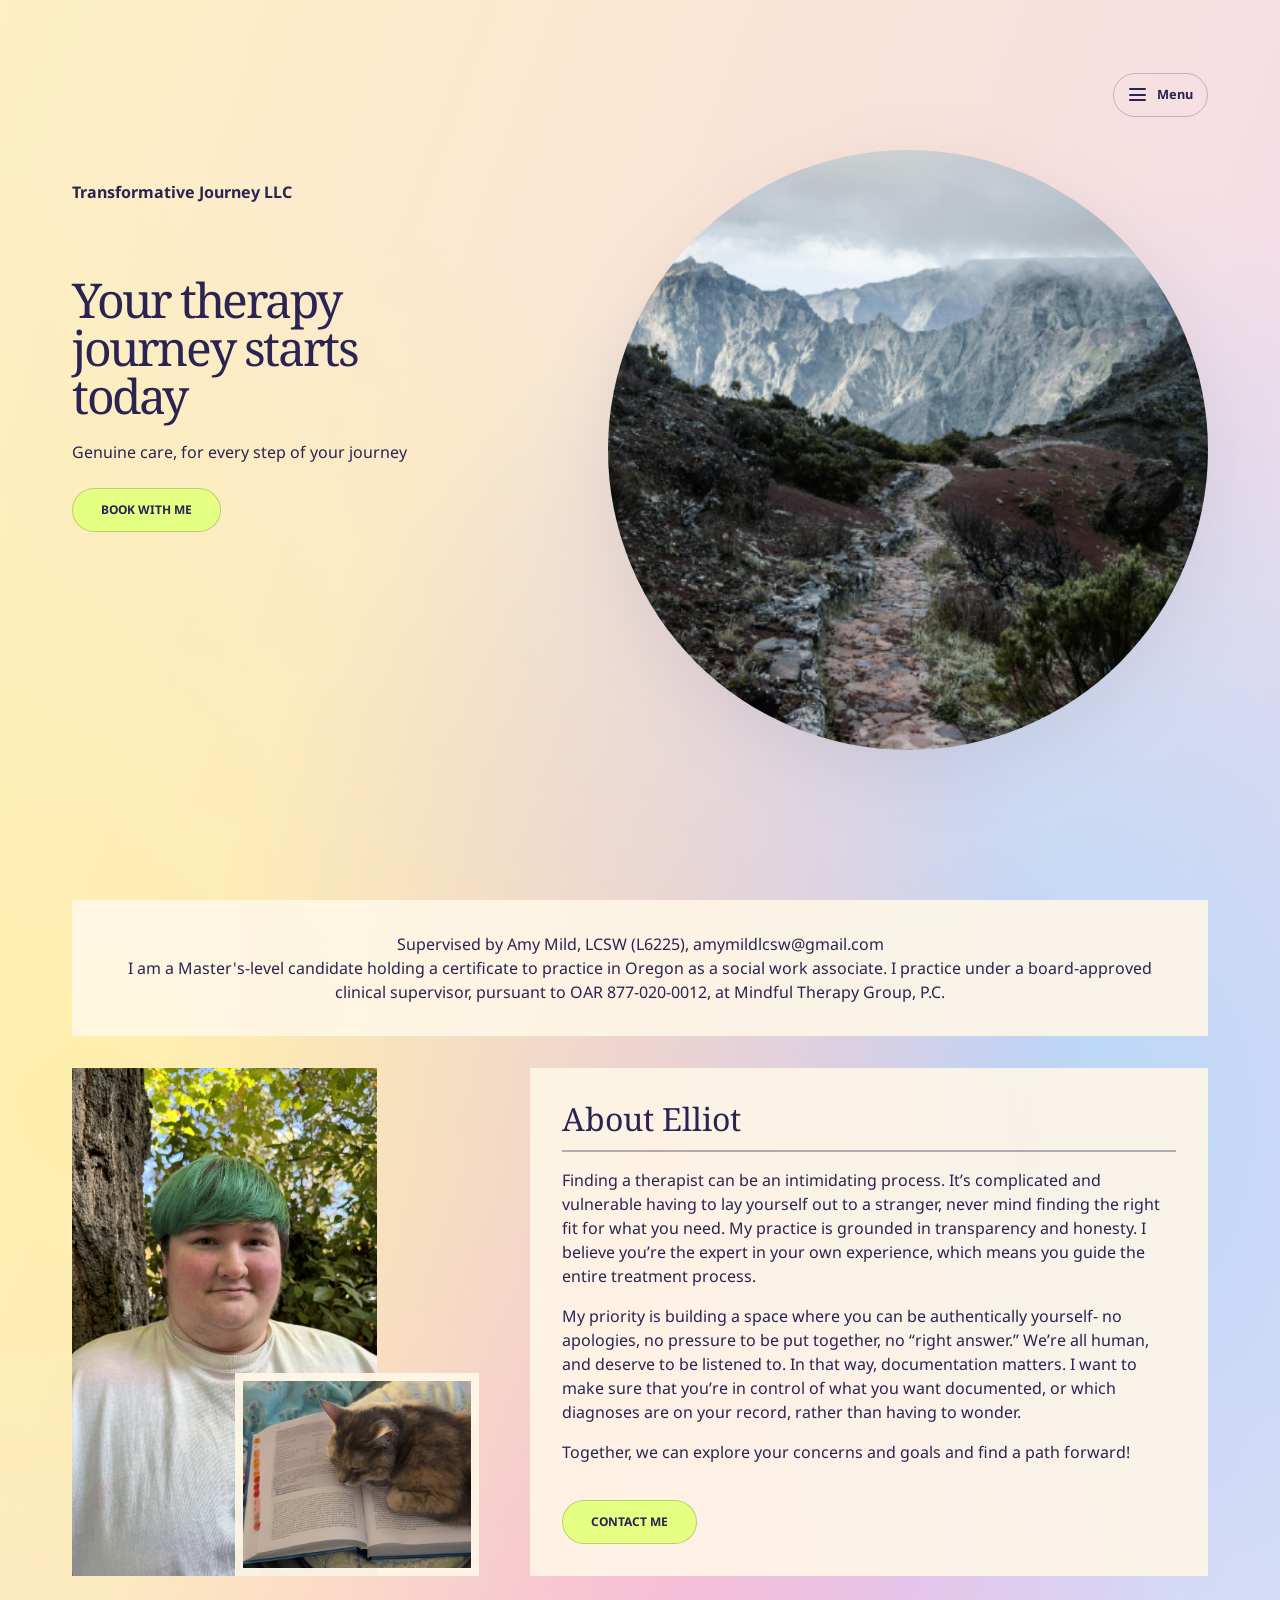
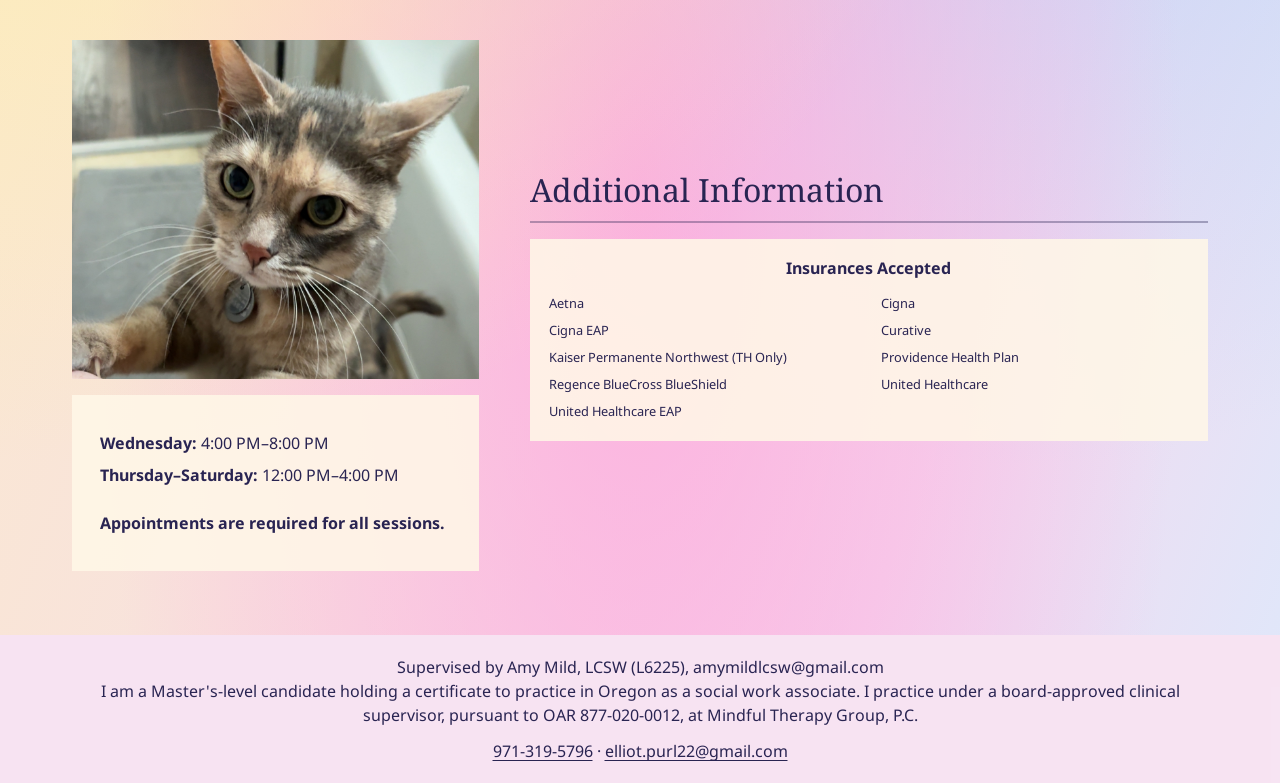
<file: index.html>
<!DOCTYPE html>
<html lang="en">
<head>
	<meta charset="UTF-8">
	<meta name="viewport" content="width=device-width, initial-scale=1.0">
	<title>Transformative Journey LLC</title>
	<link href="https://cdn.jsdelivr.net/npm/bootstrap@5.3.8/dist/css/bootstrap.min.css" rel="stylesheet" integrity="sha384-sRIl4kxILFvY47J16cr9ZwB07vP4J8+LH7qKQnuqkuIAvNWLzeN8tE5YBujZqJLB" crossorigin="anonymous">
	<link rel="stylesheet" href="styles.css">
	<link rel="preconnect" href="https://fonts.googleapis.com">
	<link rel="preconnect" href="https://fonts.gstatic.com" crossorigin>
	<link href="https://fonts.googleapis.com/css2?family=Droid+Sans:wght@400;700&family=Droid+Serif:wght@400;700&display=swap" rel="stylesheet">
</head>
<body>
	<main class="index">
		<header class="index-menu-header">
			<details class="contact-menu">
				<summary class="contact-menu-toggle">
					<span class="contact-menu-icon" aria-hidden="true"><span></span></span>
					<span>Menu</span>
				</summary>
				<nav class="contact-nav" aria-label="Main navigation">
					<a href="index.html" aria-current="page">Home</a>
					<a href="src/contactme.html">Contact</a>
					<a href="src/covidprecaution.html">COVID precautions</a>
				</nav>
			</details>
		</header>
		<div class="index-content">
			<section class="intro" aria-labelledby="index-title">
				<p class="brand">Transformative Journey LLC</p>
				<div class="photo-wrap" aria-label="A mountain trail facing a rocky landscape" role="img">
					<svg class="landscape" viewBox="0 0 500 500" aria-hidden="true">
						<defs>
							<clipPath id="landscape-shape">
								<path d="M 250,0 A 250,250 0 1,1 250,500 A 250,250 0 1,1 250,0 Z"/>
							</clipPath>
						</defs>
						<image href="images/outside.jpg" width="500" height="500" preserveAspectRatio="xMidYMid slice" clip-path="url(#landscape-shape)"/>
					</svg>
				</div>
				<h1 id="index-title">Your therapy<br class="desktop-break"> journey starts<br class="desktop-break"> today</h1>
				<p class="tagline">Genuine care, for every step of your journey</p>
				<a class="booking-link" href="https://mindfultherapygroup.com/get-started-2/?preferredProvider=Elliot%20Purl&preferredProviderCode=30640" target="blank" rel="noopener noreferrer">Book with me</a>
			</section>
		</div>
		<section class="supervision-section" aria-label="Supervision and practice information">
			<div class="supervision-card">
				<p class="footer-disclaimer">Supervised by Amy Mild, LCSW (L6225), amymildlcsw@gmail.com</p>
				<p class="footer-disclaimer">I am a Master's-level candidate holding a certificate to practice in Oregon as a social work associate. I practice under a board-approved clinical supervisor, pursuant to OAR 877-020-0012, at Mindful Therapy Group, P.C.</p>
			</div>
		</section>
		<section class="about-section" aria-labelledby="about-heading">
			<div class="about-content">
				<div class="about-gallery" aria-label="Portrait and cat photos">
					<img class="about-portrait" src="images/me.JPG" alt="Portrait of Elliot outdoors">
					<img class="about-cat" src="images/cat1.jpg" alt="Paprika the cat resting on an open book">
				</div>
				<div class="about-card">
					<h2 class="hours-heading" id="about-heading">About Elliot</h2>
					<p>Finding a therapist can be an intimidating process. It’s complicated and vulnerable having to lay yourself out to a stranger, never mind finding the right fit for what you need. My practice is grounded in transparency and honesty. I believe you’re the expert in your own experience, which means you guide the entire treatment process.</p>
					<p>My priority is building a space where you can be authentically yourself- no apologies, no pressure to be put together, no “right answer.” We’re all human, and deserve to be listened to. In that way, documentation matters. I want to make sure that you’re in control of what you want documented, or which diagnoses are on your record, rather than having to wonder.</p>
					<p>Together, we can explore your concerns and goals and find a path forward!</p>
					<a class="booking-link about-contact-link" href="src/contactme.html">Contact me</a>
				</div>
			</div>
		</section>
	<section class="practice-details" aria-label="Practice details">
		<div class="details-content">
			<div class="hours-column">
				<img class="practice-cat" src="images/cat3.JPG" alt="Paprika the cat reaching toward the camera">
				<div class="hours-card">
					<p><strong>Wednesday:</strong> 4:00 PM–8:00 PM</p>
					<p><strong>Thursday–Saturday:</strong> 12:00 PM–4:00 PM</p>
					<p class="appointment-note">Appointments are required for all sessions.</p>
				</div>
			</div>
			<div class="details-side">
				<h2 class="hours-heading">Additional Information</h2>
				<div class="insurance-card">
					<h3>Insurances Accepted</h3>
					<ul class="insurance-list">
						<li>Aetna</li>
						<li>Cigna</li>
						<li>Cigna EAP</li>
						<li>Curative</li>
						<li>Kaiser Permanente Northwest (TH Only)</li>
						<li>Providence Health Plan</li>
						<li>Regence BlueCross BlueShield</li>
						<li>United Healthcare</li>
						<li>United Healthcare EAP</li>
					</ul>
				</div>
			</div>
		</div>
	</section>
	</main>
	<footer class="site-footer">
		<p class="footer-disclaimer">Supervised by Amy Mild, LCSW (L6225), amymildlcsw@gmail.com</p>
		<p class="footer-disclaimer">I am a Master's-level candidate holding a certificate to practice in Oregon as a social work associate. I practice under a board-approved clinical supervisor, pursuant to OAR 877-020-0012, at Mindful Therapy Group, P.C.</p>
		<p class="footer-disclaimer contact-footer-details">
			<a href="tel:+19713195796">971-319-5796</a>
			<span aria-hidden="true"> · </span>
			<a href="mailto:elliot.purl22@gmail.com">elliot.purl22@gmail.com</a>
		</p>
	</footer>
	<script src="https://code.jquery.com/jquery-3.7.1.min.js" integrity="sha256-/JqT3SQfawRcv/BIHPThkBvs0OEvtFFmqPF/lYI/Cxo=" crossorigin="anonymous" defer></script>
</body>
</html>
</file>
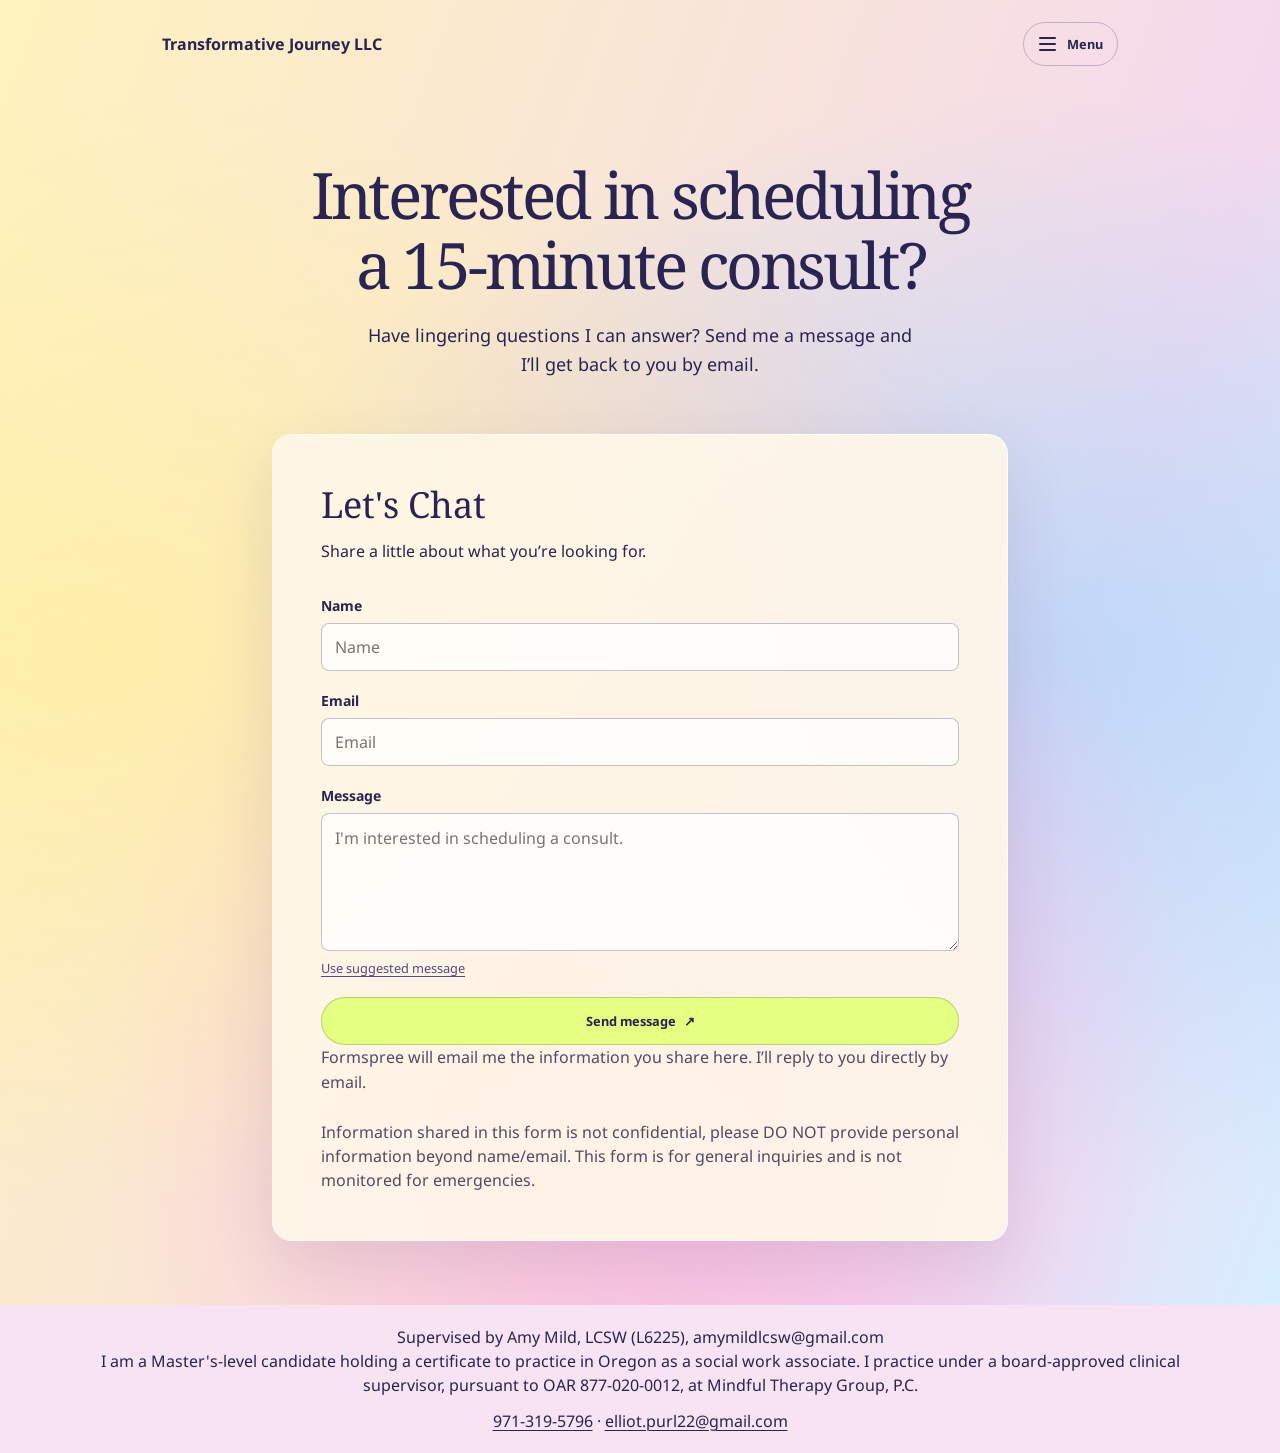
<file: src/contactme.html>
<!DOCTYPE html>
<html lang="en">
<head>
	<meta charset="UTF-8">
	<meta name="viewport" content="width=device-width, initial-scale=1.0">
	<meta name="theme-color" content="#fff3bd">
	<meta name="description" content="Get in touch with Elliot Purl about therapy services and general questions.">
	<title>Contact | Transformative Journey LLC</title>
	<link rel="preconnect" href="https://fonts.googleapis.com">
	<link rel="preconnect" href="https://fonts.gstatic.com" crossorigin>
	<link href="https://fonts.googleapis.com/css2?family=Droid+Sans:wght@400;700&family=Droid+Serif:wght@400;700&display=swap" rel="stylesheet">
	<link rel="stylesheet" href="../styles.css">
	<script src="https://code.jquery.com/jquery-3.7.1.min.js" integrity="sha256-/JqT3SQfawRcv/BIHPThkBvs0OEvtFFmqPF/lYI/Cxo=" crossorigin="anonymous" defer></script>
	<script src="contact.js" defer></script>
</head>
<body>
	<main class="contact-page">
		<header class="contact-header">
			<a class="contact-brand" href="../index.html">Transformative Journey LLC</a>
			<details class="contact-menu">
				<summary class="contact-menu-toggle">
					<span class="contact-menu-icon" aria-hidden="true"><span></span></span>
					<span>Menu</span>
				</summary>
				<nav class="contact-nav" aria-label="Main navigation">
					<a href="../index.html">Home</a>
					<a href="contactme.html" aria-current="page">Contact</a>
					<a href="covidprecaution.html">COVID precautions</a>
				</nav>
			</details>
		</header>

		<section class="contact-content" aria-labelledby="contact-title">
			<div class="contact-heading">
				<h1 id="contact-title">Interested in scheduling a 15-minute consult?</h1>
				<p class="contact-lede">Have lingering questions I can answer? Send me a message and I’ll get back to you by email.</p>
			</div>

			<div class="contact-card">
				<div class="contact-copy">
					<h2>Let's Chat</h2>
					<p>Share a little about what you’re looking for.</p>
					<form class="contact-form" action="https://formspree.io/f/mvkkdkzr" method="POST">
						<input type="hidden" name="_subject" value="New contact message from Transformative Journey LLC">
						<div class="contact-form-honeypot" aria-hidden="true">
							<label for="contact-website">Leave this field empty</label>
							<input id="contact-website" type="text" name="_gotcha" tabindex="-1" autocomplete="off">
						</div>
						<div class="contact-form-field">
							<label for="contact-name">Name</label>
							<input id="contact-name" name="name" type="text" placeholder="Name" autocomplete="name" required>
						</div>
						<div class="contact-form-field">
							<label for="contact-email">Email</label>
							<input id="contact-email" name="email" type="email" placeholder="Email" autocomplete="email" required>
						</div>
						<div class="contact-form-field">
							<label for="contact-message">Message</label>
							<textarea id="contact-message" name="message" rows="5" placeholder="I'm interested in scheduling a consult."></textarea>
							<button class="contact-message-suggestion" type="button">Use suggested message</button>
						</div>
						<button class="contact-form-submit" type="submit">Send message <span aria-hidden="true">↗</span></button>
					</form>
					<p class="contact-form-status" role="status" aria-live="polite" hidden></p>
					<p class="contact-form-note">Formspree will email me the information you share here. I’ll reply to you directly by email.</p>
					<p class="contact-form-disclaimer">Information shared in this form is not confidential, please DO NOT provide personal information beyond name/email. This form is for general inquiries and is not monitored for emergencies.</p>
				</div>
			</div>
		</section>
	</main>
	<footer class="site-footer contact-site-footer">
		<p class="footer-disclaimer">Supervised by Amy Mild, LCSW (L6225), amymildlcsw@gmail.com</p>
		<p class="footer-disclaimer">I am a Master's-level candidate holding a certificate to practice in Oregon as a social work associate. I practice under a board-approved clinical supervisor, pursuant to OAR 877-020-0012, at Mindful Therapy Group, P.C.</p>
		<p class="footer-disclaimer contact-footer-details">
			<a href="tel:+19713195796">971-319-5796</a>
			<span aria-hidden="true"> · </span>
			<a href="mailto:elliot.purl22@gmail.com">elliot.purl22@gmail.com</a>
		</p>
	</footer>
</body>
</html>
</file>
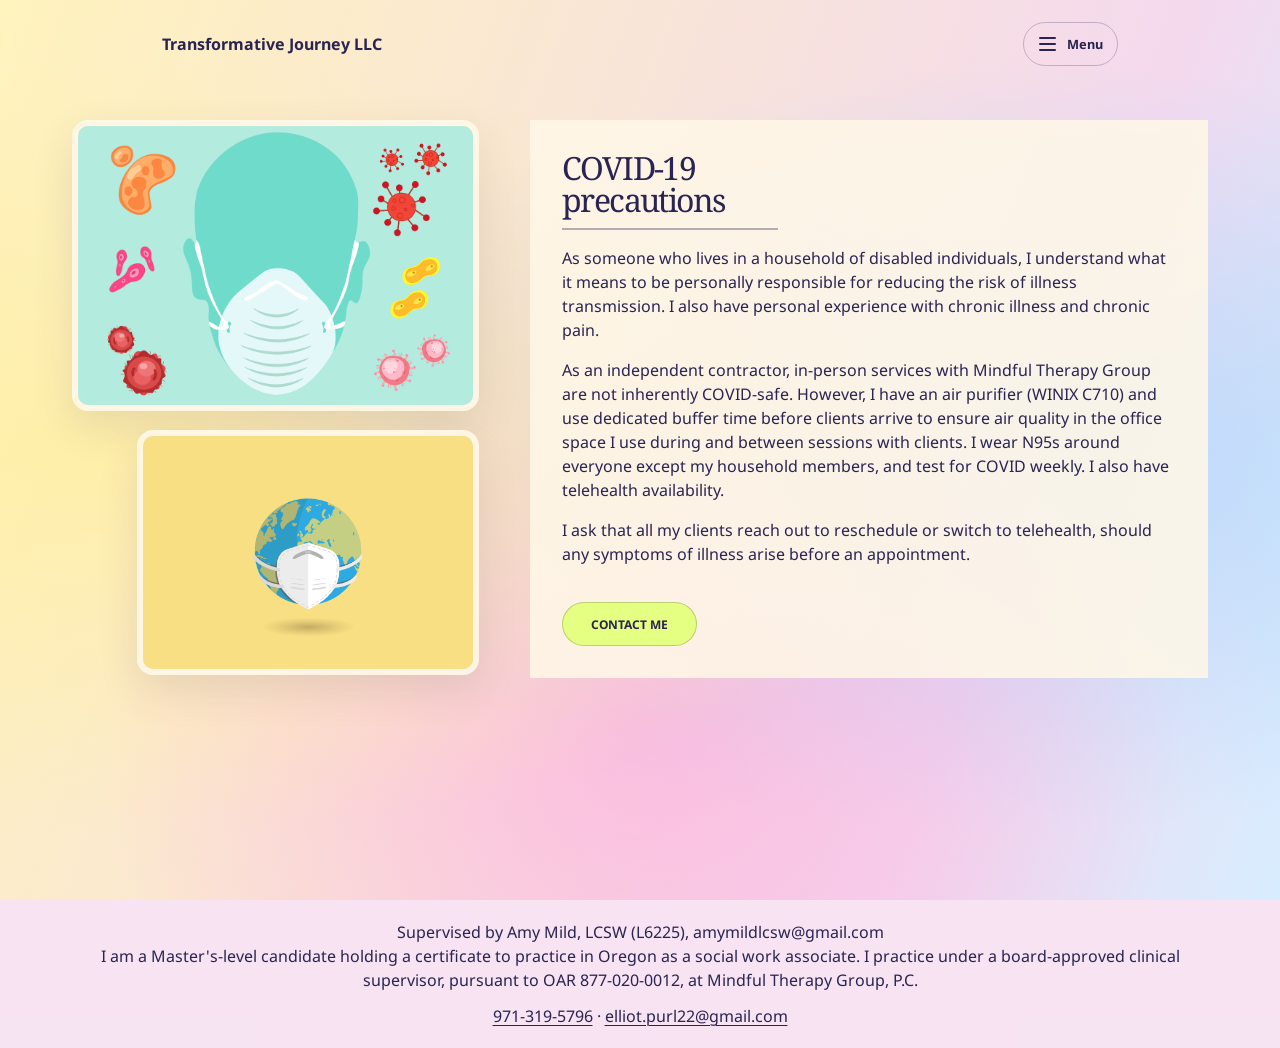
<file: src/covidprecaution.html>
<!DOCTYPE html>
<html lang="en">
<head>
	<meta charset="UTF-8">
	<meta name="viewport" content="width=device-width, initial-scale=1.0">
	<meta name="theme-color" content="#fff3bd">
	<meta name="description" content="Learn about Elliot Purl's COVID precautions for in-person therapy services.">
	<title>COVID Precautions | Transformative Journey LLC</title>
	<link rel="preconnect" href="https://fonts.googleapis.com">
	<link rel="preconnect" href="https://fonts.gstatic.com" crossorigin>
	<link href="https://fonts.googleapis.com/css2?family=Droid+Sans:wght@400;700&family=Droid+Serif:wght@400;700&display=swap" rel="stylesheet">
	<link rel="stylesheet" href="../styles.css">
</head>
<body>
	<main class="contact-page">
		<header class="contact-header">
			<a class="contact-brand" href="../index.html">Transformative Journey LLC</a>
			<details class="contact-menu">
				<summary class="contact-menu-toggle">
					<span class="contact-menu-icon" aria-hidden="true"><span></span></span>
					<span>Menu</span>
				</summary>
				<nav class="contact-nav" aria-label="Main navigation">
					<a href="../index.html">Home</a>
					<a href="contactme.html">Contact</a>
					<a href="covidprecaution.html" aria-current="page">COVID precautions</a>
				</nav>
			</details>
		</header>

		<section class="contact-content covid-content" aria-labelledby="covid-title">
			<div class="about-content">
				<div class="about-gallery covid-gallery" aria-label="COVID precaution illustrations">
					<img class="about-portrait" src="../images/covid-mask-illustration.png" alt="Illustration of a person wearing a face mask, surrounded by germs.">
					<img class="about-cat" src="../images/covid-earth-mask-illustration.png" alt="Illustration of Earth wearing a face mask.">
				</div>
				<div class="about-card">
					<h1 class="hours-heading" id="covid-title">COVID-19 precautions</h1>
					<p>As someone who lives in a household of disabled individuals, I understand what it means to be personally responsible for reducing the risk of illness transmission. I also have personal experience with chronic illness and chronic pain.</p>
					<p>As an independent contractor, in-person services with Mindful Therapy Group are not inherently COVID-safe. However, I have an air purifier (WINIX C710) and use dedicated buffer time before clients arrive to ensure air quality in the office space I use during and between sessions with clients. I wear N95s around everyone except my household members, and test for COVID weekly. I also have telehealth availability.</p>
					<p>I ask that all my clients reach out to reschedule or switch to telehealth, should any symptoms of illness arise before an appointment.</p>
					<a class="booking-link about-contact-link" href="contactme.html">Contact me</a>
				</div>
			</div>
		</section>
	</main>
	<footer class="site-footer contact-site-footer">
		<p class="footer-disclaimer">Supervised by Amy Mild, LCSW (L6225), amymildlcsw@gmail.com</p>
		<p class="footer-disclaimer">I am a Master's-level candidate holding a certificate to practice in Oregon as a social work associate. I practice under a board-approved clinical supervisor, pursuant to OAR 877-020-0012, at Mindful Therapy Group, P.C.</p>
		<p class="footer-disclaimer contact-footer-details">
			<a href="tel:+19713195796">971-319-5796</a>
			<span aria-hidden="true"> · </span>
			<a href="mailto:elliot.purl22@gmail.com">elliot.purl22@gmail.com</a>
		</p>
	</footer>
</body>
</html>
</file>
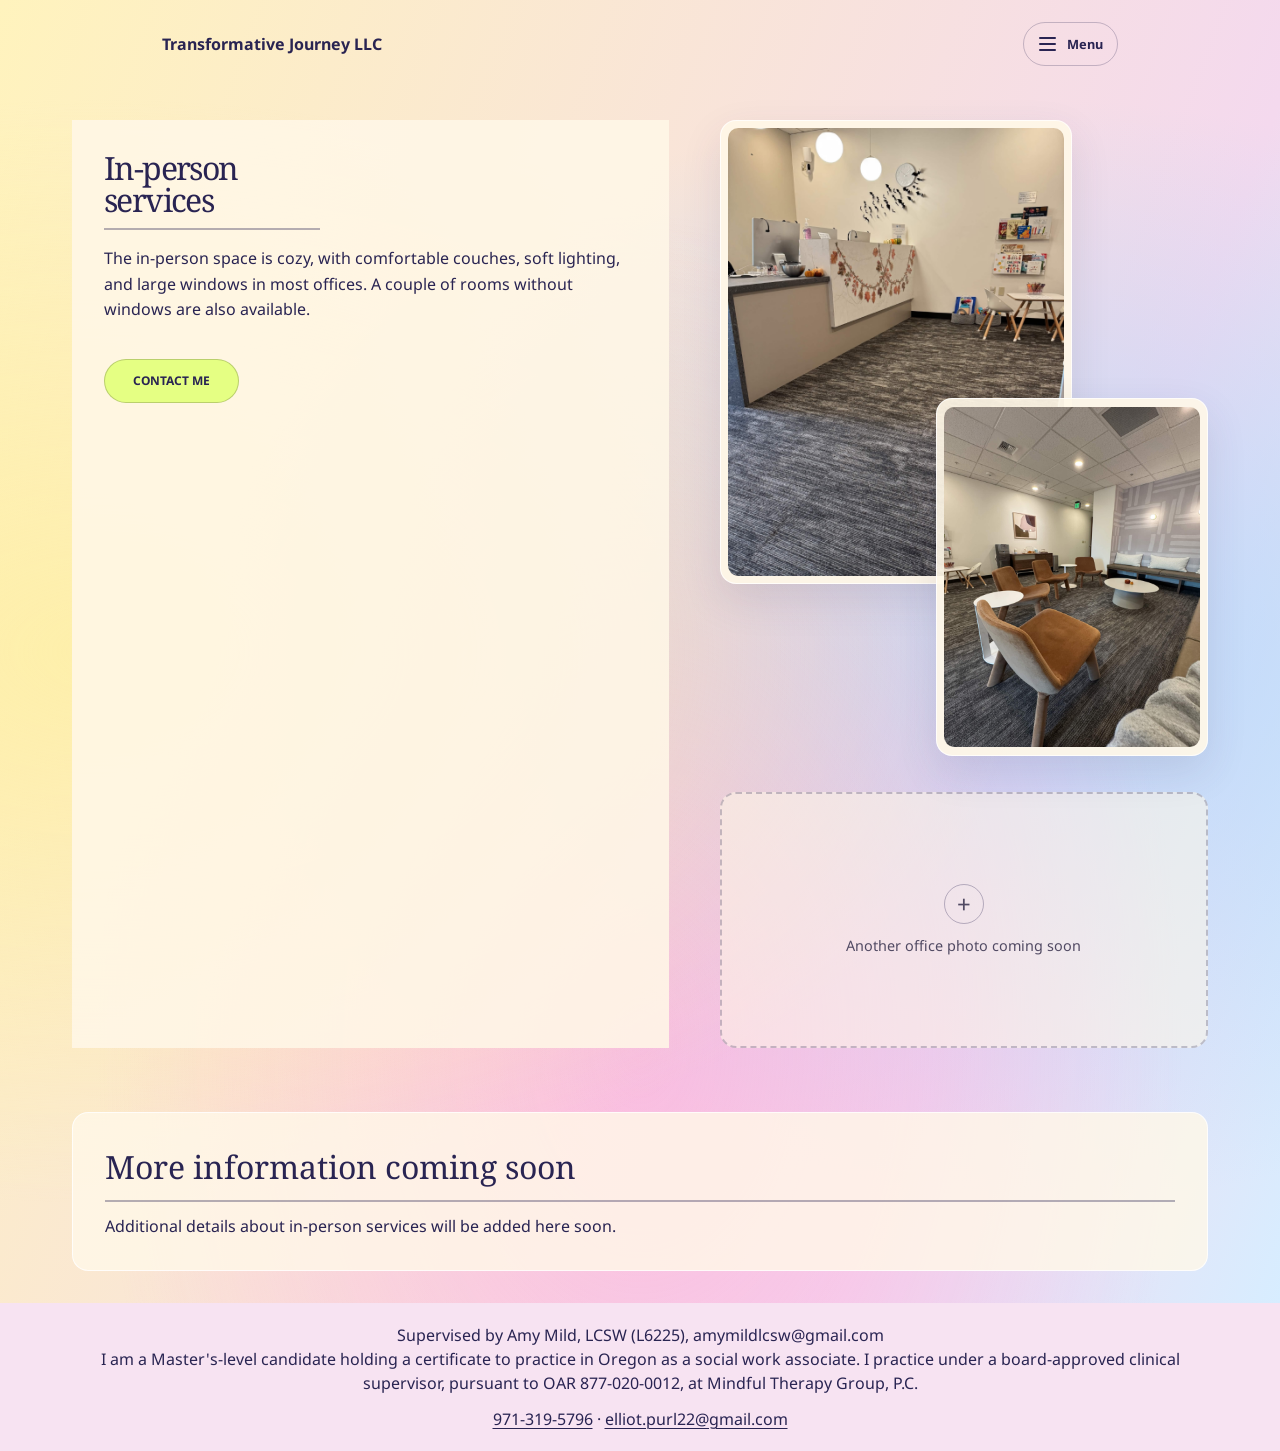
<file: src/inpersonservices.html>
<!DOCTYPE html>
<html lang="en">
<head>
	<meta charset="UTF-8">
	<meta name="viewport" content="width=device-width, initial-scale=1.0">
	<meta name="theme-color" content="#fff3bd">
	<meta name="description" content="Learn about the in-person therapy space available through Elliot Purl.">
	<title>In-Person Services | Transformative Journey LLC</title>
	<link rel="preconnect" href="https://fonts.googleapis.com">
	<link rel="preconnect" href="https://fonts.gstatic.com" crossorigin>
	<link href="https://fonts.googleapis.com/css2?family=Droid+Sans:wght@400;700&family=Droid+Serif:wght@400;700&display=swap" rel="stylesheet">
	<link rel="stylesheet" href="../styles.css">
</head>
<body>
	<main class="contact-page">
		<header class="contact-header">
			<a class="contact-brand" href="../index.html">Transformative Journey LLC</a>
			<details class="contact-menu">
				<summary class="contact-menu-toggle">
					<span class="contact-menu-icon" aria-hidden="true"><span></span></span>
					<span>Menu</span>
				</summary>
				<nav class="contact-nav" aria-label="Main navigation">
					<a href="../index.html">Home</a>
					<a href="contactme.html">Contact</a>
					<a href="covidprecaution.html">COVID precautions</a>
					<a href="inpersonservices.html" aria-current="page">In-person services</a>
				</nav>
			</details>
		</header>

		<section class="contact-content inperson-content" aria-labelledby="inperson-title">
			<div class="inperson-layout">
				<div class="about-card inperson-card">
					<h1 class="hours-heading" id="inperson-title">In-person services</h1>
					<p>The in-person space is cozy, with comfortable couches, soft lighting, and large windows in most offices. A couple of rooms without windows are also available.</p>
					<a class="booking-link about-contact-link" href="contactme.html">Contact me</a>
				</div>

				<div class="inperson-gallery" aria-label="Photos of the in-person therapy space">
					<figure class="inperson-photo">
						<img src="../images/inperson-front-desk.png" alt="The therapy office front desk and children's play area.">
					</figure>
					<figure class="inperson-photo inperson-photo-offset">
						<img src="../images/inperson-office.png" alt="The therapy office seating area with couches and soft lighting.">
					</figure>
					<div class="inperson-photo-placeholder" role="img" aria-label="A third office photo will be added soon">
						<span class="inperson-placeholder-icon" aria-hidden="true">+</span>
						<span>Another office photo coming soon</span>
					</div>
				</div>
			</div>
		</section>
		<section class="inperson-coming-section" aria-labelledby="inperson-coming-title">
			<div class="inperson-coming-card">
				<h2 class="hours-heading" id="inperson-coming-title">More information coming soon</h2>
				<p>Additional details about in-person services will be added here soon.</p>
			</div>
		</section>
	</main>
	<footer class="site-footer contact-site-footer">
		<p class="footer-disclaimer">Supervised by Amy Mild, LCSW (L6225), amymildlcsw@gmail.com</p>
		<p class="footer-disclaimer">I am a Master's-level candidate holding a certificate to practice in Oregon as a social work associate. I practice under a board-approved clinical supervisor, pursuant to OAR 877-020-0012, at Mindful Therapy Group, P.C.</p>
		<p class="footer-disclaimer contact-footer-details">
			<a href="tel:+19713195796">971-319-5796</a>
			<span aria-hidden="true"> · </span>
			<a href="mailto:elliot.purl22@gmail.com">elliot.purl22@gmail.com</a>
		</p>
	</footer>
</body>
</html>
</file>
<file: styles.css>
* {
	box-sizing: border-box;
}

body {
	margin: 0;
	color: #292452;
	font-family: "Droid Sans", sans-serif;
}

.index {
	position: relative;
	display: grid;
	min-height: 100vh;
	min-height: 100svh;
	overflow: hidden;
	isolation: isolate;
}

.index::before {
	position: absolute;
	z-index: -1;
	inset: -10%;
	background:
		radial-gradient(ellipse at 15% 50%, rgba(255, 240, 160, 0.75), transparent 50%),
		radial-gradient(ellipse at 50% 75%, rgba(255, 161, 221, 0.75), transparent 50%),
		radial-gradient(ellipse at 75% 50%, rgba(161, 215, 255, 0.75), transparent 50%),
        linear-gradient(110deg, #fff3bd, #f4d9ee 75%, #d7edff);
	content: "";
}

.index-menu-header {
	position: absolute;
	z-index: 2;
	top: 0;
	left: 50%;
	display: flex;
	width: min(100%, 1280px);
	justify-content: flex-end;
	padding: clamp(1.5rem, 6vw, 4.5rem);
	transform: translateX(-50%);
}

.index-content {
	position: relative;
	display: grid;
	grid-template-columns: minmax(0, 0.75fr) minmax(0, 1.25fr);
	align-items: center;
	gap: clamp(1rem, 4vw, 3.5rem);
	width: min(100%, 1280px);
	min-height: 100vh;
	min-height: 100svh;
	margin-inline: auto;
	padding: clamp(1.5rem, 6vw, 4.5rem);
}

.intro {
	grid-column: 1 / -1;
	display: flex;
	flex-direction: column;
	align-items: flex-start;
	min-height: min(75vh, 540px);
}

.brand {
	margin: 0 0 clamp(2rem, 8vh, 4.5rem);
	font-size: 1rem;
	font-weight: 700;
}

h1 {
	max-width: 12ch;
	margin: 0;
	font-family: "Droid Serif", serif;
	font-size: clamp(2rem, 4vw, 3rem);
	font-weight: 400;
	line-height: 1;
	letter-spacing: -0.05em;
}

.tagline {
	margin: 1.25rem 0 1.5rem;
	font-size: clamp(1rem, 1.5vw, 1rem);
}

.booking-link {
	display: inline-flex;
	min-height: 2.75rem;
	align-items: center;
	justify-content: center;
	padding: 0.75rem 1.75rem;
	border: 1px solid rgba(52, 61, 36, 0.24);
	border-radius: 1000px;
	background: #e5ff83;
	color: #292452;
	font-size: 0.75rem;
	font-weight: 700;
	text-decoration: none;
	text-transform: uppercase;
	transition: background-color 180ms ease, transform 180ms ease;
}

.booking-link:hover {
	transform: translateY(-2px);
	background: #d9f76c;
	color: #292452;
}

.booking-link:focus-visible {
	outline: 3px solid #292452;
	outline-offset: 3px;
}

.site-footer {
	padding: 1.25rem clamp(1.25rem, 6vw, 4.5rem);
	background: rgba(244, 217, 238, 0.72);
}

.footer-disclaimer {
	max-width: 75rem;
	margin: 0 auto;
	font-size: 1rem;
	line-height: 1.5;
	text-align: center;
}

.supervision-section {
	width: min(100%, 1280px);
	margin: 0 auto;
	padding: 0 clamp(1.5rem, 6vw, 4.5rem);
}

.supervision-card {
	background: rgba(255, 248, 232, 0.88);
	padding: clamp(1.25rem, 3vw, 2rem);
}

.about-section {
	width: min(100%, 1280px);
	margin: 0 auto;
	padding: 2rem clamp(1.5rem, 6vw, 4.5rem);
}

.about-content {
	display: grid;
	grid-template-columns: minmax(0, 0.75fr) minmax(0, 1.25fr);
	align-items: stretch;
	gap: clamp(1.25rem, 4vw, 3.5rem);
}

.about-gallery {
	position: relative;
	min-height: 30rem;
	height: 100%;
}

.about-portrait {
	display: block;
	width: 75%;
	height: 100%;
	min-height: 30rem;
	object-fit: cover;
	object-position: center 25%;
}

.about-cat {
	position: absolute;
	right: 0;
	bottom: 0;
	width: 60%;
	height: 40%;
	border: 0.5rem solid rgba(255, 248, 232, 0.92);
	object-fit: cover;
	object-position: center 25%;
}

.about-card {
	align-self: stretch;
	background: rgba(255, 248, 232, 0.88);
	padding: clamp(1.25rem, 3vw, 2rem);
}

.about-card p {
	margin: 0 0 1rem;
	font-size: clamp(1rem, 1vw, 1rem);
	line-height: 1.5;
}

.about-card p:last-child {
	margin-bottom: 0;
}

.about-contact-link {
	margin-top: 1.25rem;
}

.practice-details {
	width: min(100%, 1280px);
	margin: 0 auto;
	padding: 2rem clamp(1.5rem, 6vw, 4.5rem) 4rem;
}

.details-content {
	display: grid;
	grid-template-columns: minmax(0, 0.75fr) minmax(0, 1.25fr);
	align-items: stretch;
	gap: clamp(1.25rem, 4vw, 3.5rem);
}

.hours-column {
	display: flex;
	flex-direction: column;
	gap: 1rem;
}

.practice-cat {
	display: block;
	width: 100%;
	aspect-ratio: 1.2;
	object-fit: cover;
	object-position: center 20%;
}

.hours-card,
.insurance-card {
	background: rgba(255, 248, 232, 0.88);
	padding: clamp(1rem, 2.5vw, 1.75rem);
}

.hours-heading {
	margin: 0 0 1rem;
	padding-bottom: 0.75rem;
	border-bottom: 2px solid rgba(41, 36, 82, 0.35);
	font-family: "Droid Serif", serif;
	font-size: clamp(1.25rem, 2.5vw, 2rem);
	font-weight: 400;
}

.hours-card p {
	margin: 0.5rem 0;
	font-size: 1rem;
	line-height: 1.5;
}

.hours-card .appointment-note {
	margin-top: 1.5rem;
	font-weight: 700;
}

.insurance-card {
	display: flex;
	flex-direction: column;
	height: auto;
	padding: clamp(0.75rem, 1.5vw, 1.25rem);
}

.details-side {
	display: flex;
	flex-direction: column;
	justify-content: center;
}

.insurance-card h3 {
	margin: 0 0 1rem;
	font-family: "Droid Sans", sans-serif;
	font-size: 1rem;
	font-weight: 700;
	text-align: center;
}

.insurance-list {
	display: grid;
	grid-template-columns: repeat(2, minmax(0, 1fr));
	align-content: start;
	gap: 0.50rem 1.5rem;
	margin: 0;
	padding: 0;
	list-style: none;
	font-size: clamp(0.75rem, 1vw, 1rem);
	line-height: 1.50;
}

.details-disclaimer {
	margin: auto 0 0;
	padding-top: 2rem;
	font-size: 0.75rem;
	font-weight: 700;
	line-height: 1.5;
	text-align: center;
}
.photo-wrap {
	position: absolute;
	top: 50%;
	right: clamp(1.5rem, 6vw, 4.5rem);
	display: grid;
	width: min(50%, 600px);
	place-items: center;
	transform: translateY(-50%);
}

.landscape {
	display: block;
	width: min(100%, 600px);
	height: auto;
	filter: drop-shadow(0 20px 35px rgba(72, 57, 94, 0.1));
}

.contact-page {
	position: relative;
	min-height: 100vh;
	min-height: 100svh;
	overflow: hidden;
	isolation: isolate;
	background: linear-gradient(110deg, #fff3bd, #f4d9ee 75%, #d7edff);
}

.contact-page::before {
	position: absolute;
	z-index: -1;
	inset: -10%;
	background:
		radial-gradient(ellipse at 15% 50%, rgba(255, 240, 160, 0.75), transparent 50%),
		radial-gradient(ellipse at 50% 75%, rgba(255, 161, 221, 0.55), transparent 50%),
		radial-gradient(ellipse at 75% 50%, rgba(161, 215, 255, 0.65), transparent 50%);
	content: "";
}

.contact-header,
.contact-content {
	width: min(100%, 1100px);
	margin-inline: auto;
	padding-inline: clamp(1.25rem, 6vw, 4.5rem);
}

.contact-header {
	position: relative;
	z-index: 2;
	display: flex;
	min-height: 5.5rem;
	align-items: center;
	justify-content: space-between;
	gap: 1rem;
	padding-block: 0.75rem;
}

.contact-brand {
	color: #292452;
	font-weight: 700;
	text-decoration: none;
}

.contact-brand {
	font-size: clamp(0.9rem, 2vw, 1rem);
}

.contact-menu {
	position: relative;
}

.contact-menu-toggle {
	display: inline-flex;
	min-height: 2.75rem;
	align-items: center;
	gap: 0.65rem;
	padding: 0.6rem 0.9rem;
	border: 1px solid rgba(41, 36, 82, 0.25);
	border-radius: 1000px;
	color: #292452;
	font-size: 0.8rem;
	font-weight: 700;
	cursor: pointer;
	list-style: none;
}

.contact-menu-toggle::-webkit-details-marker {
	display: none;
}

.contact-menu-toggle:hover {
	color: #574a8a;
}

.contact-menu-toggle:focus-visible {
	outline: 3px solid #292452;
	outline-offset: 3px;
}

.contact-menu-icon {
	display: grid;
	width: 1.1rem;
	gap: 0.22rem;
}

.contact-menu-icon::before,
.contact-menu-icon::after,
.contact-menu-icon span {
	display: block;
	width: 100%;
	height: 2px;
	border-radius: 2px;
	background: currentColor;
	content: "";
	transition: transform 180ms ease, opacity 180ms ease;
}

.contact-menu[open] .contact-menu-icon::before {
	transform: translateY(0.33rem) rotate(45deg);
}

.contact-menu[open] .contact-menu-icon span {
	opacity: 0;
}

.contact-menu[open] .contact-menu-icon::after {
	transform: translateY(-0.33rem) rotate(-45deg);
}

.contact-nav {
	position: absolute;
	top: calc(100% + 0.6rem);
	right: 0;
	display: grid;
	min-width: 13rem;
	gap: 0.35rem;
	padding: 0.5rem;
	border: 1px solid rgba(41, 36, 82, 0.16);
	border-radius: 0.9rem;
	background: rgba(255, 248, 232, 0.98);
	box-shadow: 0 1rem 2rem rgba(72, 57, 94, 0.16);
}

.contact-nav a {
	padding: 0.75rem 0.9rem;
	border-radius: 0.55rem;
	color: #292452;
	font-size: 0.9rem;
	font-weight: 700;
	text-decoration: none;
}

.contact-nav a[aria-current="page"] {
	background: rgba(244, 217, 238, 0.72);
}

.contact-nav a:hover {
	background: rgba(244, 217, 238, 0.5);
	color: #574a8a;
}

.contact-nav a:focus-visible {
	outline: 3px solid #292452;
	outline-offset: 2px;
}

.contact-brand:hover {
	color: #574a8a;
}

.contact-brand:focus-visible,
.contact-form-submit:focus-visible {
	outline: 3px solid #292452;
	outline-offset: 3px;
}

.contact-content {
	padding-block: clamp(2.5rem, 8vh, 5rem) 4rem;
}

.contact-heading {
	max-width: 42rem;
	margin: 0 auto clamp(2rem, 5vw, 3.5rem);
	text-align: center;
}

.contact-eyebrow {
	margin: 0 0 0.75rem;
	color: #625778;
	font-size: 0.75rem;
	font-weight: 700;
	letter-spacing: 0.12em;
	text-transform: uppercase;
}

.contact-heading h1 {
	max-width: none;
	font-size: clamp(2.25rem, 6vw, 4rem);
	line-height: 1.1;
}

.contact-lede {
	max-width: 34rem;
	margin: 1.25rem auto 0;
	font-size: clamp(1rem, 2vw, 1.125rem);
	line-height: 1.6;
}

.contact-card {
	position: relative;
	max-width: 46rem;
	margin-inline: auto;
	border: 1px solid rgba(255, 255, 255, 0.8);
	border-radius: 1.25rem;
	background: rgba(255, 248, 232, 0.9);
	box-shadow: 0 1.5rem 4rem rgba(72, 57, 94, 0.12);
}

.contact-copy {
	padding: clamp(1.5rem, 5vw, 3rem);
}

.contact-copy h2 {
	margin: 0 0 0.75rem;
	font-family: "Droid Serif", serif;
	font-size: clamp(1.5rem, 4vw, 2.25rem);
	font-weight: 400;
	line-height: 1.2;
}

.contact-copy > p:not(.contact-eyebrow, .contact-form-status, .contact-form-disclaimer) {
	margin: 0;
	line-height: 1.6;
}

.contact-form {
	display: grid;
	gap: 1.25rem;
	margin-top: 2rem;
}

.contact-form-field {
	display: grid;
	gap: 0.5rem;
}

.contact-form-field label {
	font-size: 0.875rem;
	font-weight: 700;
}

.contact-form-field input,
.contact-form-field textarea {
	width: 100%;
	border: 1px solid rgba(41, 36, 82, 0.28);
	border-radius: 0.5rem;
	background: rgba(255, 255, 255, 0.75);
	color: #292452;
	font: inherit;
}

.contact-form-field input {
	min-height: 3rem;
	padding: 0.65rem 0.8rem;
}

.contact-form-field textarea {
	min-height: 8rem;
	padding: 0.8rem;
	resize: vertical;
}

.contact-message-suggestion {
	justify-self: start;
	padding: 0;
	border: 0;
	background: none;
	color: #514a83;
	font: inherit;
	font-size: 0.8rem;
	text-decoration: underline;
	text-underline-offset: 0.2em;
	cursor: pointer;
}

.contact-message-suggestion:hover {
	color: #292452;
}

.contact-message-suggestion:focus-visible {
	outline: 3px solid rgba(41, 36, 82, 0.5);
	outline-offset: 3px;
}

.contact-form-field input:focus,
.contact-form-field textarea:focus {
	outline: 3px solid rgba(41, 36, 82, 0.25);
	border-color: #292452;
}

.contact-form-honeypot {
	position: absolute;
	width: 1px;
	height: 1px;
	overflow: hidden;
	clip: rect(0, 0, 0, 0);
	white-space: nowrap;
}

.contact-form-submit {
	display: inline-flex;
	min-height: 3rem;
	align-items: center;
	justify-content: center;
	gap: 0.5rem;
	padding: 0.75rem 1.5rem;
	border: 1px solid rgba(52, 61, 36, 0.24);
	border-radius: 1000px;
	background: #e5ff83;
	color: #292452;
	font: inherit;
	font-size: 0.8rem;
	font-weight: 700;
	cursor: pointer;
	transition: background-color 180ms ease, transform 180ms ease;
}

.contact-form-submit:hover:not(:disabled) {
	transform: translateY(-2px);
	background: #d9f76c;
}

.contact-form-submit:disabled {
	cursor: wait;
	opacity: 0.7;
}

.contact-form-note {
	margin: 1rem 0 0;
	color: #514a63;
	font-size: 1rem;
	line-height: 1.5;
}

.contact-form-status {
	margin: 1rem 0 0;
	font-size: 1rem;
	font-weight: 700;
	line-height: 1.5;
}

.contact-form-status[data-state="success"] {
	color: #27623c;
}

.contact-form-status[data-state="error"] {
	color: #9c2727;
}

.contact-form-disclaimer {
	margin: 1.5rem 0 0;
	color: #514a63;
	font-size: 1rem;
	line-height: 1.5;
}

.contact-site-footer {
	margin-top: 0;
}

.contact-footer-details {
	margin-top: 0.75rem;
}

.contact-footer-details a {
	color: inherit;
	text-decoration-thickness: 1px;
	text-underline-offset: 0.2em;
}

.contact-footer-details a:hover {
	color: #574a8a;
}

.contact-footer-details a:focus-visible {
	outline: 3px solid #292452;
	outline-offset: 3px;
}

.covid-content {
	width: min(100%, 1280px);
	padding: 2rem clamp(1.5rem, 6vw, 4.5rem);
}

.covid-additional-section {
	padding-bottom: 2rem;
}

.covid-additional-placeholder {
	margin: 0;
	font-size: 1rem;
	line-height: 1.5;
	text-align: center;
}

.covid-gallery {
	display: grid;
	height: auto;
	min-height: 0;
	gap: 1rem;
}

.covid-gallery img {
	width: 100%;
	height: auto;
	min-height: 0;
	border: 0.4rem solid rgba(255, 248, 232, 0.92);
	border-radius: 1rem;
	object-fit: contain;
	box-shadow: 0 1rem 2.5rem rgba(72, 57, 94, 0.12);
}

.covid-gallery .about-portrait {
	width: 100%;
}

.covid-gallery .about-cat {
	position: static;
	width: 84%;
	height: auto;
	margin-left: auto;
	border-width: 0.4rem;
}

.inperson-content {
	width: min(100%, 1280px);
	padding: 2rem clamp(1.5rem, 6vw, 4.5rem) 4rem;
}

.inperson-layout {
	display: grid;
	grid-template-columns: minmax(0, 1.1fr) minmax(0, 0.9fr);
	align-items: start;
	gap: clamp(1.25rem, 4vw, 3.5rem);
}

.inperson-card {
	padding: clamp(1.25rem, 3vw, 2rem);
}

.inperson-card .hours-heading {
	margin-bottom: 1rem;
}

.inperson-card p {
	margin: 0 0 1rem;
	font-size: 1rem;
	line-height: 1.6;
}

.inperson-gallery {
	position: relative;
	display: grid;
	gap: 1rem;
}

.inperson-photo {
	width: min(100%, 22rem);
	margin: 0;
	padding: 0.45rem;
	border: 1px solid rgba(255, 255, 255, 0.8);
	border-radius: 1rem;
	background: rgba(255, 248, 232, 0.92);
	box-shadow: 0 1rem 2.5rem rgba(72, 57, 94, 0.12);
	overflow: hidden;
}

.inperson-photo img {
	display: block;
	width: 100%;
	height: auto;
	border-radius: 0.65rem;
}

.inperson-photo-offset {
	position: absolute;
	top: 30%;
	right: 0;
	z-index: 1;
	width: min(78%, 17rem);
}

.inperson-photo-placeholder {
	display: grid;
	width: 100%;
	min-height: 16rem;
	margin-top: 12rem;
	place-content: center;
	justify-items: center;
	gap: 0.75rem;
	padding: 1.5rem;
	border: 2px dashed rgba(41, 36, 82, 0.25);
	border-radius: 1rem;
	background: rgba(255, 248, 232, 0.55);
	color: #514a63;
	font-size: 0.9rem;
	text-align: center;
}

.inperson-placeholder-icon {
	display: grid;
	width: 2.5rem;
	aspect-ratio: 1;
	place-items: center;
	border: 1px solid rgba(41, 36, 82, 0.3);
	border-radius: 50%;
	font-size: 1.5rem;
	line-height: 1;
}

.inperson-coming-section {
	width: min(100%, 1280px);
	margin-inline: auto;
	padding: 0 clamp(1.5rem, 6vw, 4.5rem) 2rem;
}

.inperson-coming-card {
	padding: clamp(1.25rem, 3vw, 2rem);
	border: 1px solid rgba(255, 255, 255, 0.8);
	border-radius: 1rem;
	background: rgba(255, 248, 232, 0.82);
}

.inperson-coming-card .hours-heading {
	margin-bottom: 0.75rem;
}

.inperson-coming-card p {
	margin: 0;
	font-size: 1rem;
	line-height: 1.5;
}

@keyframes color-drift {
	0% {
		transform: translate3d(-1.5%, -1%, 0) scale(1.00);
	}
	100% {
		transform: translate3d(1.5%, 1%, 0) scale(1.00);
	}
}

@media (max-width: 540px) {
	.index-content {
		grid-template-columns: 1fr;
		gap: 2rem;
		padding: 1.5rem clamp(1.25rem, 7vw, 2.5rem) 2rem;
	}

	.intro {
		min-height: auto;
	}

	.photo-wrap {
		position: static;
		width: min(100%, 420px);
		margin: 0 auto 1.5rem;
		transform: none;
	}

	.brand {
		margin-bottom: 2rem;
	}

	h1 {
		font-size: clamp(2.75rem, 10vw, 2.5rem);
	}

	.tagline {
		margin-block: 1rem 1.25rem;
	}

	.landscape {
		width: 100%;
	}

	.index-menu-header {
		padding: 1.5rem clamp(1.25rem, 7vw, 2.5rem);
	}

	.contact-header {
		min-height: 4.5rem;
	}

	.contact-content {
		padding-top: 2.5rem;
	}

	.contact-heading {
		text-align: left;
	}

	.contact-lede {
		margin-inline: 0;
	}

	.contact-form-submit {
		width: 100%;
	}

	.inperson-layout {
		grid-template-columns: 1fr;
	}

	.inperson-gallery {
		grid-row: 1;
		grid-template-columns: repeat(2, minmax(0, 1fr));
		align-items: start;
	}

	.inperson-photo,
	.inperson-photo-placeholder {
		width: 100%;
	}

	.inperson-photo-offset {
		position: static;
		width: 100%;
		margin-top: 2rem;
	}

	.inperson-photo-placeholder {
		grid-column: 1 / -1;
		min-height: 10rem;
		margin-top: 0;
	}

	.about-section {
		padding: 1rem clamp(1.25rem, 7vw, 2.5rem);
	}

	.about-content {
		grid-template-columns: 1fr;
		gap: 1rem;
	}

	.about-gallery {
		height: clamp(25rem, 100vw, 30rem);
		min-height: 0;
	}

	.about-portrait {
		width: 75%;
		min-height: 0;
	}

	.about-cat {
		width: 60%;
		height: 35%;
		border-width: 0.25rem;
	}

	.about-card {
		padding: 1.25rem;
	}

	.about-card p {
		font-size: 1rem;
		line-height: 1.5;
	}

	.practice-details {
		padding: 1rem clamp(1.25rem, 7vw, 2.5rem) 2rem;
	}

	.details-content {
		grid-template-columns: 1fr;
	}

	.insurance-card {
		height: auto;
	}

	.insurance-list {
		grid-template-columns: repeat(2, minmax(0, 1fr));
		align-content: start;
		gap: 0.50rem 0.75rem;
		font-size: 0.75rem;
	}

}

@media (min-width: 540px) and (max-height: 420px) {
	.index-content {
		padding-block: 1rem;
	}

	.intro {
		min-height: auto;
	}

	.brand {
		margin-bottom: 1.25rem;
		font-size: 0.75rem;
	}

	h1 {
		font-size: clamp(2rem, 4vw, 2rem);
	}

	.tagline {
		margin: 0.75rem 0 1rem;
		font-size: 0.75rem;
	}

	.booking-link {
		min-height: 2rem;
		padding: 0.5rem 1.25rem;
		font-size: 0.5rem;
	}

	.footer-disclaimer,
	.details-disclaimer {
		font-size: 0.75rem;
	}
}

@media (prefers-reduced-motion: reduce) {
	.index::before {
		animation: none;
	}

	.booking-link,
	.contact-form-submit,
	.contact-menu-icon::before,
	.contact-menu-icon::after,
	.contact-menu-icon span {
		transition: none;
	}
}
</file>
